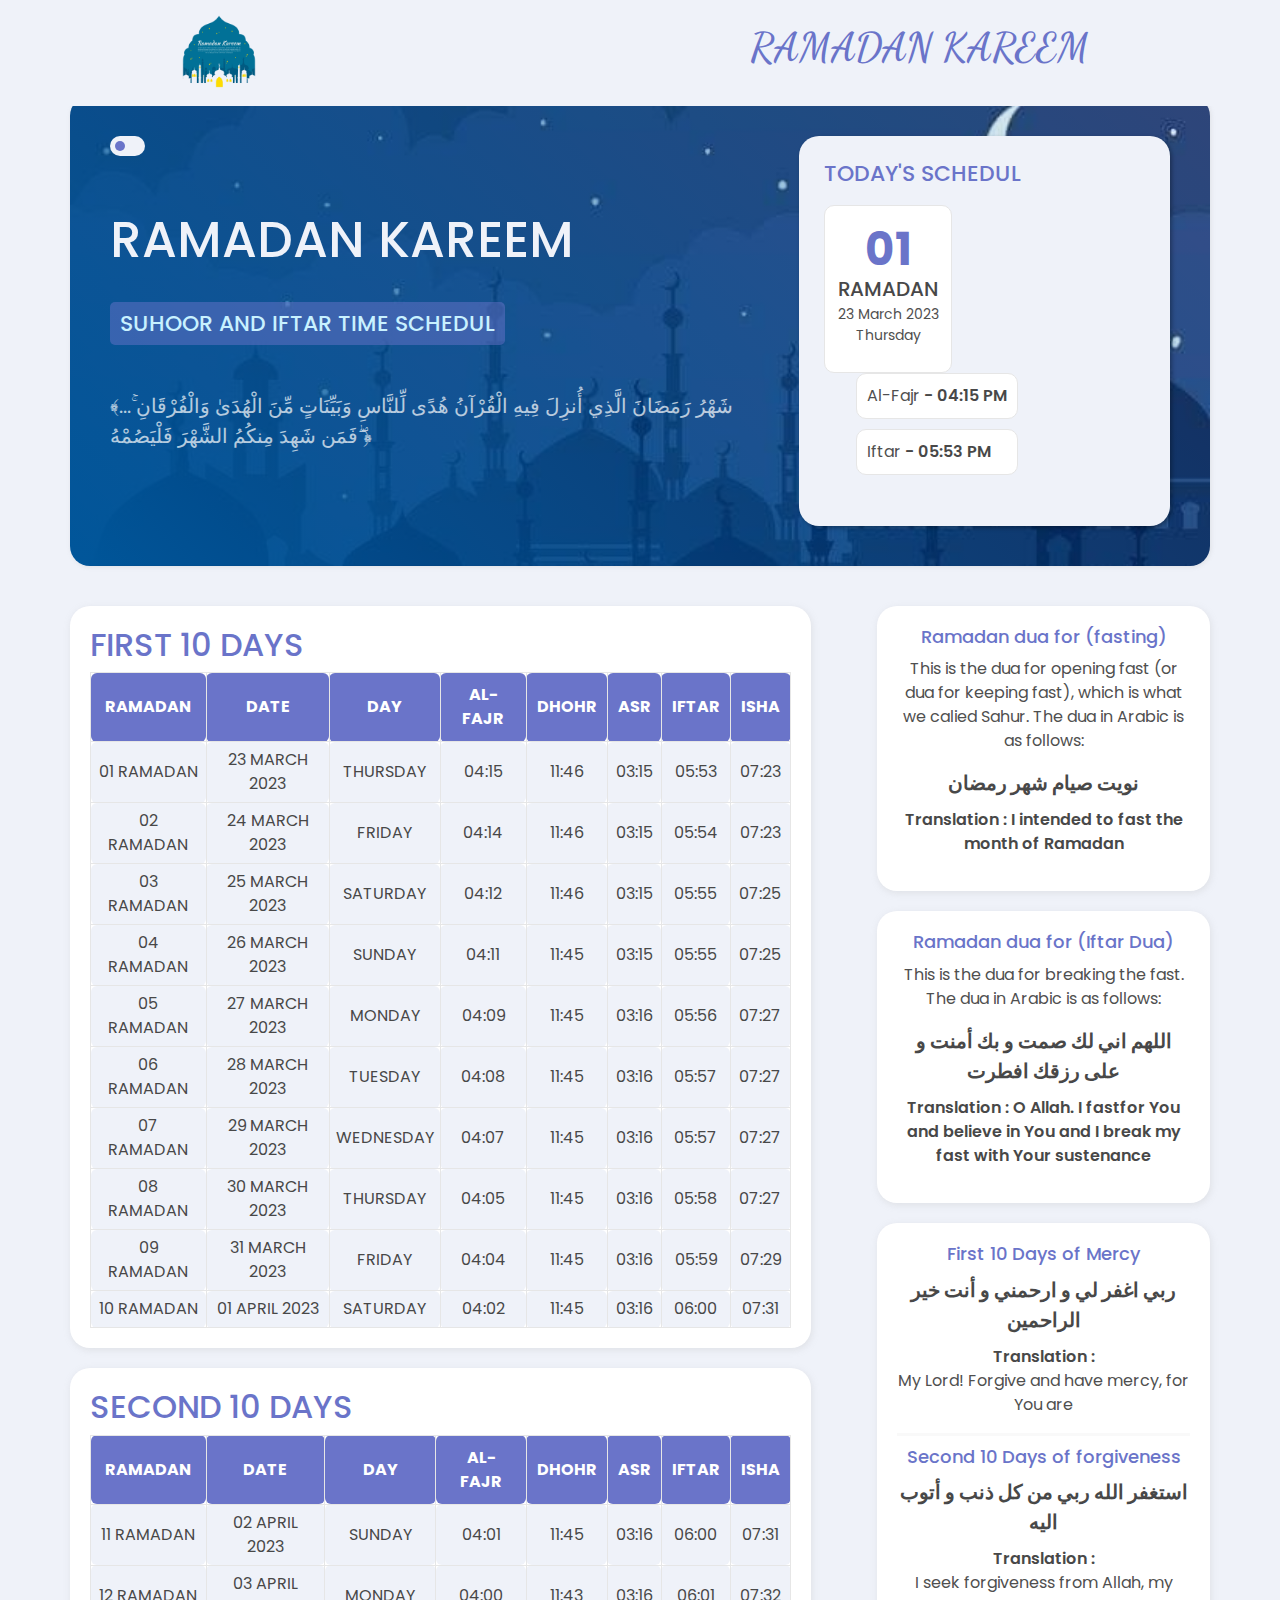
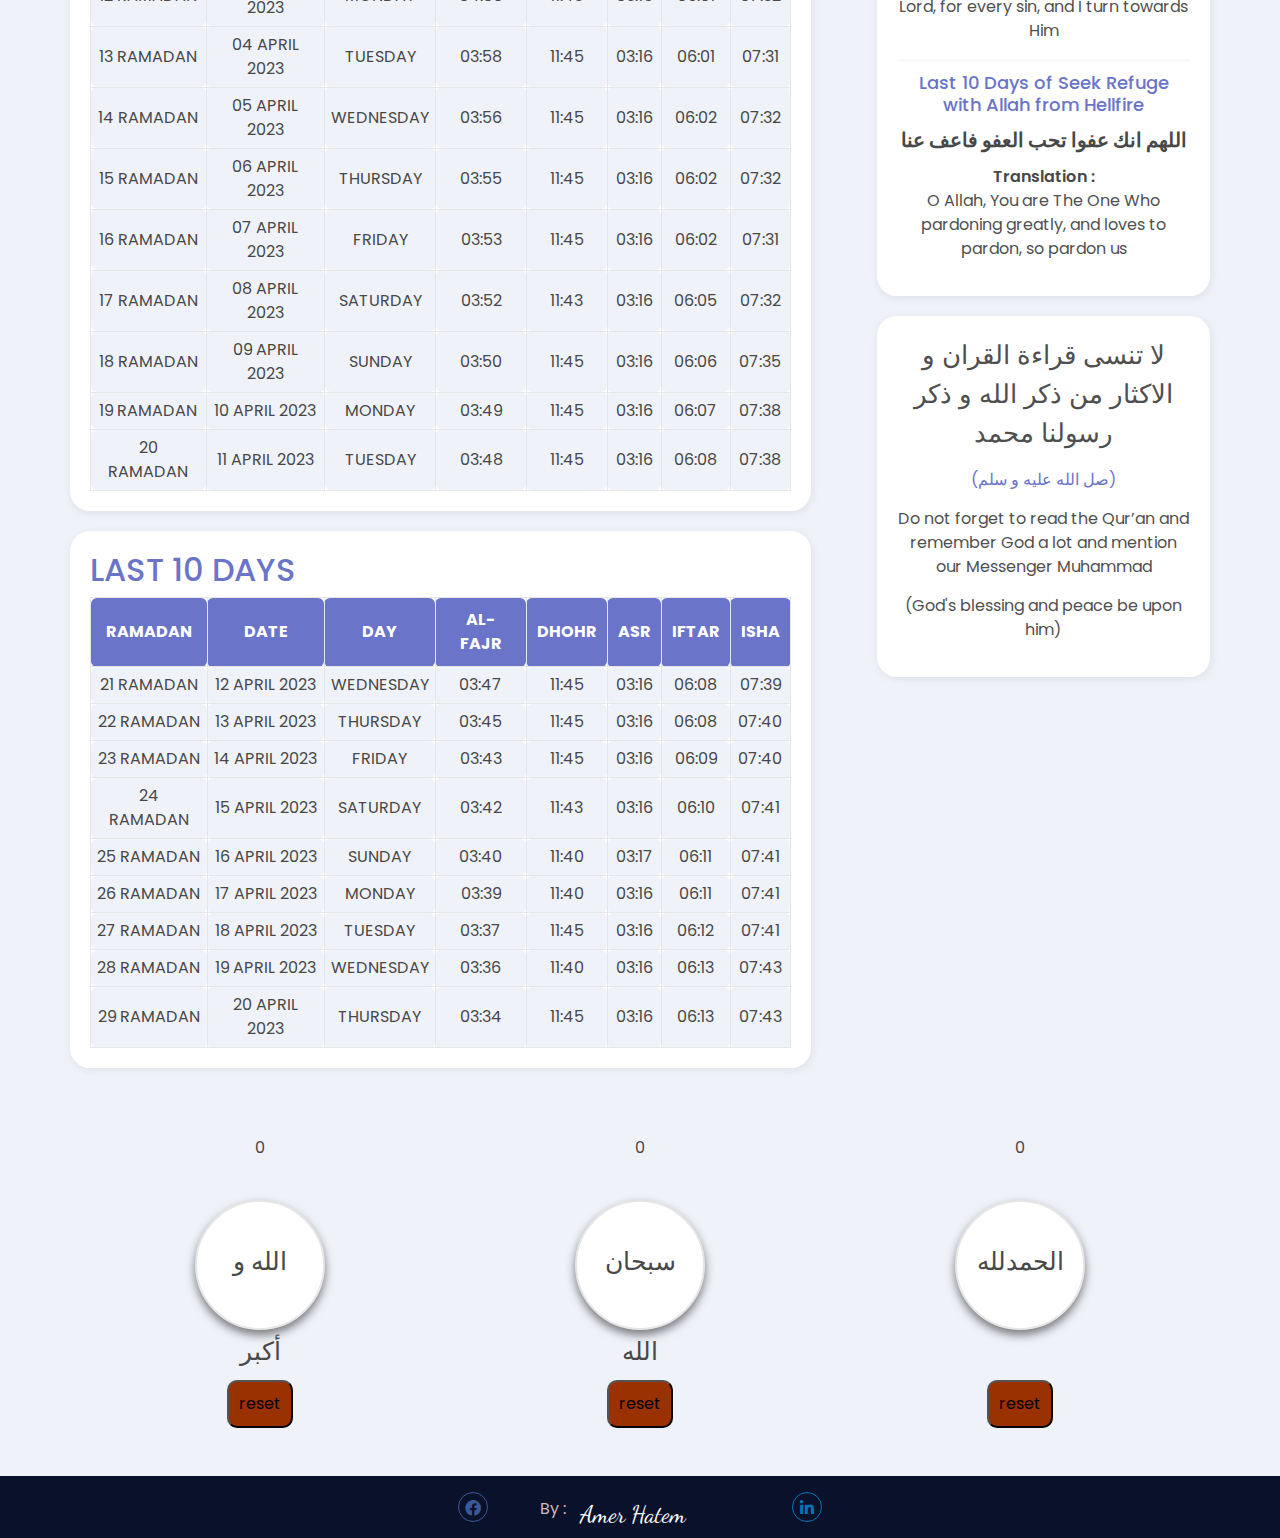
<file: index.html>
<!DOCTYPE html>
<html lang="en">
    <head>
        <meta charset="UTF-8">
        <meta http-equiv="X-UA-Compatible" content="IE=edge">
        <meta name="viewport" content="width=device-width, initial-scale=1.0">
        <title>Document</title>
        <link rel="stylesheet" href="all.min.css">
        <link rel="stylesheet" href="https://cdnjs.cloudflare.com/ajax/libs/font-awesome/4.7.0/css/font-awesome.min.css">
        <link href="bootstrap.min.css" rel="stylesheet">

        <link rel="stylesheet" href="style.css">
    </head>
    <body>
        <nav class="navbar navbar-expand-lg fixed-top ">
            <div class="container">
                <div class="row">
                    <div class="col-lg-6 im ">
                        <img src="a.png" alt=""></div>
                    <div class="col-lg-6 ra">
                        <h4> Ramadan Kareem</h4></div>


                </div>
            </div>
        </nav>

        <div class="hero-box mt-5 pt-5">
            <div class="container">
                <div class="row">
                    <div class="col-md-6">
                        <div class="darktheme">
                        </div>
                    </div>

                    <div class="hero-wrapper">
                        <div class="ramadan-text">
                            <h1 class="pt-3">Ramadan Kareem</h1>
                            <span class="mt-4">Suhoor and Iftar time schedul</span>
                            <p class="ppp pt-3">﴾...شَهْرُ رَمَضَانَ الَّذِي
                                أُنزِلَ فِيهِ الْقُرْآنُ هُدًى لِّلنَّاسِ
                                وَبَيِّنَاتٍ مِّنَ الْهُدَىٰ وَالْفُرْقَانِ ۚ
                                فَمَن شَهِدَ مِنكُمُ الشَّهْرَ فَلْيَصُمْهُ ۖ﴿
                            </p>
                        </div>
                        <div class="ramadan-time">
                            <h4>Today's schedul</h4>
                            <div class="ra-ti">
                                <span><b>01</b>Ramadan</span>
                                <p>23 March 2023 Thursday</p>
                            </div>
                            <ul>
                                <li class="l">Al-fajr <b>- 04:15 PM</b></li>

                                <li class="ll">Iftar <b>- 05:53 PM</b></li>
                            </ul></div>
                    </div></div>
            </div>
        </div>
        <div class="ramadan-date mb-5">
            <div class="container">
                <div class="date-wrapper">

                    <div class="date-table">
                        <h2>First 10 Days</h2>
                        <table>
                            <tr>
                                <th>Ramadan</th>
                                <th>Date</th>
                                <th>Day</th>
                                <th>Al-fajr</th>
                                <th>Dhohr </th>
                                <th>Asr </th>
                                <th>Iftar </th>
                                <th>Isha </th>
                            </tr>
                            <tr>
                                <td>01 Ramadan</td>
                                <td>23 March 2023</td>
                                <td>Thursday</td>
                                <td>04:15</td>
                                <td>11:46</td>
                                <td>03:15</td>
                                <td>05:53</td>
                                <td>07:23</td>
                            </tr>
                            <tr>
                                <td>02 Ramadan</td>
                                <td>24 March 2023</td>
                                <td>Friday</td>
                                <td>04:14</td>
                                <td>11:46</td>
                                <td>03:15</td>
                                <td>05:54</td>
                                <td>07:23</td>
                            </tr>
                            <tr>
                                <td>03 Ramadan</td>
                                <td>25 March 2023</td>
                                <td>Saturday</td>
                                <td>04:12</td>
                                <td>11:46</td>
                                <td>03:15</td>
                                <td>05:55</td>
                                <td>07:25</td>
                            </tr>
                            <tr>
                                <td>04 Ramadan</td>
                                <td>26 March 2023</td>
                                <td>Sunday</td>
                                <td>04:11</td>
                                <td>11:45</td>
                                <td>03:15</td>
                                <td>05:55</td>
                                <td>07:25</td>
                            </tr>

                            <tr>
                                <td>05 Ramadan</td>
                                <td>27 March 2023</td>
                                <td>Monday</td>
                                <td>04:09</td>
                                <td>11:45</td>
                                <td>03:16</td>
                                <td>05:56</td>
                                <td>07:27</td>
                            </tr>
                            <tr>
                                <td>06 Ramadan</td>
                                <td>28 March 2023</td>
                                <td>Tuesday</td>
                                <td>04:08</td>
                                <td>11:45</td>
                                <td>03:16</td>
                                <td>05:57</td>
                                <td>07:27</td>
                            </tr>
                            <tr>
                                <td>07 Ramadan</td>
                                <td>29 March 2023</td>
                                <td>Wednesday</td>
                                <td>04:07</td>
                                <td>11:45</td>
                                <td>03:16</td>
                                <td>05:57</td>
                                <td>07:27</td>
                            </tr>
                            <tr>
                                <td>08 Ramadan</td>
                                <td>30 March 2023</td>
                                <td>Thursday</td>
                                <td>04:05</td>
                                <td>11:45</td>
                                <td>03:16</td>
                                <td>05:58</td>
                                <td>07:27</td>
                            </tr>
                            <tr>
                                <td>09 Ramadan</td>
                                <td>31 March 2023</td>
                                <td>Friday</td>
                                <td>04:04</td>
                                <td>11:45</td>
                                <td>03:16</td>
                                <td>05:59</td>
                                <td>07:29</td>
                            </tr>
                            <tr>
                                <td>10 Ramadan</td>
                                <td>01 April 2023</td>
                                <td>Saturday</td>
                                <td>04:02</td>
                                <td>11:45</td>
                                <td>03:16</td>
                                <td>06:00</td>
                                <td>07:31</td>
                            </tr>
                        </table>
                    </div>
                    <div class="date-table">
                        <h2>Second 10 Days</h2>
                        <table>
                            <tr>
                                <th>Ramadan</th>
                                <th>Date</th>
                                <th>Day</th>
                                <th>Al-fajr</th>
                                <th>Dhohr </th>
                                <th>Asr </th>
                                <th>Iftar </th>
                                <th>Isha </th>
                            </tr>
                            <tr>
                                <td>11 Ramadan</td>
                                <td>02 April 2023</td>
                                <td>Sunday</td>
                                <td>04:01</td>
                                <td>11:45</td>
                                <td>03:16</td>
                                <td>06:00</td>
                                <td>07:31</td>
                            </tr>
                            <tr>
                                <td>12 Ramadan</td>
                                <td>03 April 2023</td>
                                <td>Monday</td>
                                <td>04:00</td>
                                <td>11:43</td>
                                <td>03:16</td>
                                <td>06:01</td>
                                <td>07:32</td>
                            </tr>
                            <tr>
                                <td>13 Ramadan</td>
                                <td>04 April 2023</td>
                                <td>Tuesday</td>
                                <td>03:58</td>
                                <td>11:45</td>
                                <td>03:16</td>
                                <td>06:01</td>
                                <td>07:31</td>
                            </tr>
                            <tr>
                                <td>14 Ramadan</td>
                                <td>05 April 2023</td>
                                <td>Wednesday</td>
                                <td>03:56</td>
                                <td>11:45</td>
                                <td>03:16</td>
                                <td>06:02</td>
                                <td>07:32</td>
                            </tr>
                            <tr>
                                <td>15 Ramadan</td>
                                <td>06 April 2023</td>
                                <td>Thursday</td>
                                <td>03:55</td>
                                <td>11:45</td>
                                <td>03:16</td>
                                <td>06:02</td>
                                <td>07:32</td>
                            </tr>
                            <tr>
                                <td>16 Ramadan</td>
                                <td>07 April 2023</td>
                                <td>Friday</td>
                                <td>03:53</td>
                                <td>11:45</td>
                                <td>03:16</td>
                                <td>06:02</td>
                                <td>07:31</td>
                            </tr>
                            <tr>
                                <td>17 Ramadan</td>
                                <td>08 April 2023</td>
                                <td>Saturday</td>
                                <td>03:52</td>
                                <td>11:43</td>
                                <td>03:16</td>
                                <td>06:05</td>
                                <td>07:32</td>
                            </tr>
                            <tr>
                                <td>18 Ramadan</td>
                                <td>09 April 2023</td>
                                <td>Sunday</td>
                                <td>03:50</td>
                                <td>11:45</td>
                                <td>03:16</td>
                                <td>06:06</td>
                                <td>07:35</td>
                            </tr>
                            <tr>
                                <td>19 Ramadan</td>
                                <td>10 April 2023</td>
                                <td>Monday</td>
                                <td>03:49</td>
                                <td>11:45</td>
                                <td>03:16</td>
                                <td>06:07</td>
                                <td>07:38</td>
                            </tr>
                            <tr>
                                <td>20 Ramadan</td>
                                <td>11 April 2023</td>
                                <td>Tuesday</td>
                                <td>03:48</td>
                                <td>11:45</td>
                                <td>03:16</td>
                                <td>06:08</td>
                                <td>07:38</td>
                            </tr>
                        </table>
                    </div>
                    <div class="date-table">
                        <h2>Last 10 Days</h2>
                        <table>
                            <tr>
                                <th>Ramadan</th>
                                <th>Date</th>
                                <th>Day</th>
                                <th>Al-fajr</th>
                                <th>Dhohr </th>
                                <th>Asr </th>
                                <th>Iftar </th>
                                <th>Isha </th>
                            </tr>
                            <tr>
                                <td>21 Ramadan</td>
                                <td>12 April 2023</td>
                                <td>Wednesday</td>
                                <td>03:47</td>
                                <td>11:45</td>
                                <td>03:16</td>
                                <td>06:08</td>
                                <td>07:39</td>
                            </tr>
                            <tr>
                                <td>22 Ramadan</td>
                                <td>13 April 2023</td>
                                <td>Thursday</td>
                                <td>03:45</td>
                                <td>11:45</td>
                                <td>03:16</td>
                                <td>06:08</td>
                                <td>07:40</td>
                            </tr>
                            <tr>
                                <td>23 Ramadan</td>
                                <td>14 April 2023</td>
                                <td>Friday</td>
                                <td>03:43</td>
                                <td>11:45</td>
                                <td>03:16</td>
                                <td>06:09</td>
                                <td>07:40</td>
                            </tr>
                            <tr>
                                <td>24 Ramadan</td>
                                <td>15 April 2023</td>
                                <td>Saturday</td>
                                <td>03:42</td>
                                <td>11:43</td>
                                <td>03:16</td>
                                <td>06:10</td>
                                <td>07:41</td>
                            </tr>
                            <tr>
                                <td>25 Ramadan</td>
                                <td>16 April 2023</td>
                                <td>Sunday</td>
                                <td>03:40</td>
                                <td>11:40</td>
                                <td>03:17</td>
                                <td>06:11</td>
                                <td>07:41</td>
                            </tr>
                            <tr>
                                <td>26 Ramadan</td>
                                <td>17 April 2023</td>
                                <td>Monday</td>
                                <td>03:39</td>
                                <td>11:40</td>
                                <td>03:16</td>
                                <td>06:11</td>
                                <td>07:41</td>
                            </tr>
                            <tr>
                                <td>27 Ramadan</td>
                                <td>18 April 2023</td>
                                <td>Tuesday</td>
                                <td>03:37</td>
                                <td>11:45</td>
                                <td>03:16</td>
                                <td>06:12</td>
                                <td>07:41</td>
                            </tr>
                            <tr>
                                <td>28 Ramadan</td>
                                <td>19 April 2023</td>
                                <td>Wednesday</td>
                                <td>03:36</td>
                                <td>11:40</td>
                                <td>03:16</td>
                                <td>06:13</td>
                                <td>07:43</td>
                            </tr>
                            <tr>
                                <td>29 Ramadan</td>
                                <td>20 April 2023</td>
                                <td>Thursday</td>
                                <td>03:34</td>
                                <td>11:45</td>
                                <td>03:16</td>
                                <td>06:13</td>
                                <td>07:43</td>
                            </tr>

                        </table>
                    </div>
                </div>
                <div class="ramadan-dua">
                    <ul>
                        <li>
                            <h4>Ramadan dua for (fasting)</h4>
                            <p>This is the dua for opening fast (or dua for
                                keeping fast), which is what we calied Sahur.
                                The dua in Arabic is as follows: </p>
                            <b> نويت صيام شهر رمضان</b>
                            <p> <b>Translation : I intended to fast the month of
                                    Ramadan</b> </p>
                        </li>
                        <li>
                            <h4>Ramadan dua for (Iftar Dua)</h4>
                            <p>This is the dua for breaking the fast. The dua in
                                Arabic is as follows:</p>
                            <b> اللهم اني لك صمت و بك أمنت و على رزقك افطرت</b>
                            <p> <b>Translation : O Allah. I fastfor You and
                                    believe in You and I break my fast with Your
                                    sustenance </b> </p>
                        </li>
                        <li>
                            <h4>First 10 Days of Mercy</h4>
                            <b>ربي اغفر لي و ارحمني و أنت خير الراحمين </b>
                            <p><b>Translation :</b> My Lord! Forgive and have
                                mercy, for You are</p>
                            <hr>
                            <h4>Second 10 Days of forgiveness</h4>
                            <b>استغفر الله ربي من كل ذنب و أتوب اليه</b>
                            <p><b>Translation :</b>I seek forgiveness from
                                Allah, my Lord, for every sin, and I turn
                                towards Him </p>
                            <hr>
                            <h4>Last 10 Days of Seek Refuge with Allah from
                                Hellfire</h4>
                            <b>اللهم انك عفوا تحب العفو فاعف عنا</b>
                            <p><b>Translation :</b>O Allah, You are The One Who
                                pardoning greatly, and loves to pardon, so
                                pardon us</p>

                        </li>
                        <li>
                            <p class="f">لا تنسى قراءة القران و الاكثار من ذكر الله و ذكر
                                رسولنا محمد </p>
                            <p class="ff">(صل الله عليه و سلم)</p>
                            <p>Do not forget to read the Qur’an and remember God
                                a lot and mention our Messenger Muhammad</p>
                            <p>(God's
                                blessing and peace be upon him)</p>
                        </li>
                    </ul>
                </div>
            </div>
        </div>

<div class="ts">
  <div class="container">
    <div class="row">
        <div class="col-md-4 ">
            <div class="div_score" id="counter">0</div>
           
            <div class="dd"  onclick="increment()">
            <p class="ak ">الله و أكبر</p>
           </div>
            <button class="re" id="re1" onclick="reset()">reset</button>
        </div>
        <div class="col-md-4">
            <div class="div_score" id="counter2">0</div>
            <div class="qq" onclick="increment2()">
            <p class="ak ">سبحان الله</p>
           </div>
            <button class="re" id="re2" onclick="reset2()">reset</button>
       
        </div>
        <div class="col-md-4">
            <div class="div_score" id="counter3">0</div>
            <div class="qq" onclick="increment3()">
            <p class="ak ">الحمدلله</p>
          </div>
            <button class="re" id="re3" onclick="reset3()">reset</button>
       
        </div>
    </div>
  </div>
</div>

   



        <div class="end mt-5">
            <div class="container">
                <div class="row py-3">
                    <div class="col-md-12 cc">
                        <div class="social ">
                            <a class="facebook me-5" href="#">
                                <i class="fa-brands fa-facebook"></i></a>

                       
                       <b>By : <b></b><p> Amer Hatem</p></b>
                     
                            <a class="linkedin ms-5" href="#"><i class="fab
                                fa-linkedin-in"></i></a>
                       </div>
                    </div>
                    <div class="col-md-4">
                         </div>
                </div></div>
        </div>
        <script>
            var button = document.querySelector(".darktheme");
            button.onclick = function(){
                document.querySelector(".darktheme").classList.toggle("active");
                document.body.classList.toggle("dark-theme-color");
            }
        </script>
        <script src="main.js"></script>
    </body>
</html>
</file>
<file: style.css>
/* font-family: 'Poppins', sans-serif; */
@import url('https://fonts.googleapis.com/css2?family=Poppins:ital,wght@0,100;0,200;0,300;0,400;0,500;0,600;0,700;0,900;1,100;1,400;1,500;1,600;1,700;1,900&display=swap');
@import url('https://fonts.googleapis.com/css2?family=Alegreya+Sans&family=Dancing+Script:wght@500;600;700&family=Explora&family=Raleway:wght@100;200;300;700&display=swap');
* {
    margin: 0;
    padding: 0;
    box-sizing: border-box;
    list-style: none;
    text-decoration: none;
    font-family: 'Poppins', sans-serif;
}

:root {
    --background: #eff2f9;
    --foreground: #fff;
    --primary: #6a74c9;
    --text-black: #484848;
    --text-gray: #4f4f4f;
    --border: #e6e6e6;
    --shadow: #b1b1b140;
}


.dark-theme-color {
    --background: #0a112b;
    --foreground: #161f3e;
    --primary: #6a74c9;
    --text-black: #d0d0d0;
    --text-gray: #d0d0d0;
    --border: #2e4080;
    --shadow: #00000029;
}
.ramadan-date .date-table table th:hover{
    background: rgb(62, 68, 115);
}
.ramadan-date .date-table table td:hover{
    background: #c4cbde;
}
.ra-ti:hover span ,.ra-ti:hover p {
    color:#fff;
    
    }
    .ramadan-time .ra-ti:hover  {
        background:#161f3e;;
        
        }
        .ramadan-time ul  .l:hover ,     .ramadan-time ul  .l:hover b  {
            background:#161f3e;;
            color: #fff;
            }
            .ramadan-time ul .ll:hover ,.ramadan-time ul .ll:hover b  {
                background:#161f3e;;
                color: #fff;
                }
                .hero-wrapper .ramadan-text .ppp{
                    font-size: 20px;
                    margin-top: 20px;
                    color: #fff;
                }

.navbar{
    background: var(--background);
text-align: center;

    
}
.navbar img{
    display:block;
    width: 90px;


margin-left: 80px;
   
  
}
.container {
    width: 95%;
    margin: auto;

}
.navbar .row {
    margin: auto;
    width: 100%;
  
   
}
.navbar .row h4{
 margin-top: 15px;
 color: var(--primary);
 font-size: 40px;
 font-weight: 600;
 text-transform: uppercase;
 font-family: 'Dancing Script', cursive;
}

body {
    background: var(--background);
}

.hero-box {
    margin-top: 50px;
   margin-top: 100px;
}
.hero-box  .container {
    padding: 40px;
    background: linear-gradient(45deg, #00569a, transparent), url(ram.jpg);
    background-position: center;
    background-repeat: no-repeat;
    background-size: cover;
    border-radius: 20px;
    box-shadow: 1px 1px 4px var(--shadow);
    position: relative;
}

.hero-wrapper {
    display: flex;
    justify-content: space-between;
    align-items: center;
}

.hero-wrapper .ramadan-text {
    width: 60%;

}

.hero-wrapper .ramadan-text h1 {
    color: #eff2f9;
    text-transform: uppercase;
    font-size: 50px;

}

.hero-wrapper .ramadan-text span {
    color: #c8f1ff;
    font-size: 22px;
    text-transform: uppercase;
    font-weight: 500;
    margin-bottom: 10px;
    background: #6a74c97d;
    padding: 5px 10px;
    border-radius: 5px;
    display: inline-block;
}

.hero-wrapper .ramadan-text p {
    color: #e4f7ff;
    font-size: 14px;
    opacity: 0.7;

}

.ramadan-time {
    background: var(--background);
    width: 35%;
    padding: 25px;
    border-radius: 20px;
    box-shadow: 2px 2px 4px #00000052;
    display: flex;
    flex-wrap: wrap;
}

.ramadan-time h4 {
    color: var(--primary);
    font-size: 22px;
    text-transform: uppercase;
    margin-bottom: 18px;
    width: 100%;
}

.ramadan-time>div {
    width: 40%;
    padding: 10px;
    background: var(--foreground);
    border-radius: 10px;
    margin-right: 5%;
    border: 1px solid var(--border);
}

.ramadan-time>div span {
    color: var(--text-black);
    display: block;
    text-align: center;
    font-size: 20px;
    text-transform: uppercase;
    font-weight: 500;
}

.ramadan-time>div span b {
    color: var(--primary);
    display: block;

    font-size: 45px;
    margin-bottom: -10px;

}

.ramadan-time>div p {
    color: var(--text-gray);
    text-align: center;
    text-transform: capitalize;

    font-size: 14px;


}

.ramadan-time ul li {
    background: var(--foreground);
    padding: 10px;
    margin-bottom: 10px;
    border-radius: 10px;
    border: 1px solid var(--border);
    color: var(--text-gray);
    text-transform: capitalize;
}

.ramadan-time ul li b {
    color: var(--text-black);
    font-weight: 600;
}

/* endddddddd */
.ramadan-date .container {
    background: none;
    margin-top: 40px;
    padding: 0;
    box-shadow: none;
    display: flex;
    justify-content: space-between;

}

.date-wrapper {
    display: flex;
    flex-direction: column;
    width: 65%;
    margin-right: 3%;
}

.date-wrapper .date-table {
    background: var(--foreground);
    margin-bottom: 20px;
    padding: 20px;
    border-radius: 20px;
    box-shadow: 1px 2px 7px var(--shadow);
}

.date-wrapper .date-table h2 {
    color: var(--primary);
    text-transform: uppercase;
    margin-bottom: 8px;
}

.date-wrapper .date-table table {

    width: 100%;
    text-align: center;

}

.date-wrapper .date-table table tr th {
    background: var(--primary);
    padding: 10px;
    border-radius: 6px;
    text-transform: uppercase;
    border: 1px solid var(--border);
    color: #fff;
    margin-bottom: 10px;
    

}

.date-wrapper .date-table table tr td {
    background: var(--background);
    padding: 6px;
    border-radius: 6px;
    text-transform: uppercase;
    border: 1px solid var(--border);
    color: var(--text-black);
  
}

.ramadan-dua {
    width: 32%;
}

.ramadan-dua ul {
    display: flex;
    flex-direction: column;
}

.ramadan-dua ul li {
    background: var(--foreground);
    padding: 20px;
    border-radius: 20px;
    box-shadow: 1px 2px 7px var(--shadow);
    margin-bottom: 20px;
}

.ramadan-dua ul li h4 {
    color: var(--primary);
    margin-bottom: 10px;
    font-size: 18px;
    text-align: center;
}

.ramadan-dua ul li p {
    color: var(--text-gray);
    text-align: center;
    margin-bottom: 15px;
}

.ramadan-dua ul li b {
    text-align: center;
    display: block;
    margin-bottom: 10px;
    font-size: 20px;
    color: var(--text-black);

}
.ramadan-dua ul li p b {
font-size: 16px;
font-weight: 600;
color: var(--text-black);
margin-bottom: 0;

}
.ramadan-dua ul li hr{

border: none;
border-bottom: 3px solid var(--border);
margin-bottom: 10px;
}
.darktheme{
    position: absolute;
     width: 35px;
     height: 20px;
     background: #eff2f9;
     border-radius: 50px;
     display: flex;
     padding: 5px;
     cursor: pointer;
     justify-content: flex-start;
}
.darktheme::before{
content: '';
position: absolute;
background: #6a74c9;
width: 10px;
height: 10px;
border-radius: 50px;

}
.darktheme.active{
   justify-content: flex-end; 
}
.social i {


    width: 30px;
    height: 30px;
    border-radius: 50%;
    text-align: center;
    line-height: 30px;
    transition: .7s;

}

.social i:hover {
    transform: rotate(360deg);
}


.facebook i {
    color: #3b5999;
    border: 1px solid #3b5999;
}
.facebook i:hover {
    color: white;
    background-color: #3b5999;
}
.linkedin i {

    color: #0077b5;
    border: 1px solid #0077b5;
    margin-left: 150px;
}

.linkedin i:hover {
    color: white;
    background-color: #0077b5;
}
.end {
    background: #0a112b;
    position: relative;
}
.end p {
    color: #fff;
    font-family: 'Dancing Script', cursive;
    font-size: 24px;
    display: inline-block;
    position: absolute;
    animation: an 2s infinite  alternate linear;

}
.end b{
    color: #cfb8b8;
    font-size: 16px;
    font-weight: 400;
    display: inline-block;
  margin-right: 10px;
    
}
.end .cc {
    text-align: center;
}
@keyframes an{
    0%{
        top: -5px ;
    }
   
    100%{
        top: 32px;
    }
}
.ramadan-dua .f{
    font-size: 26px;
    
}
.ramadan-dua .ff{
    color: var(--primary); 
    
}
.ramadan-dua ul li:hover{
    transform: scale(1.09);
    transition-delay: .3s;
}
.ramadan-date .date-table h2:hover{
    margin-left: 150px;
    transition-delay: .3s;
    
}
@import url('https://fonts.googleapis.com/css2?family=Alegreya+Sans&family=Dancing+Script:wght@500;600;700&family=Explora&family=Gulzar&family=Raleway:wght@100;200;300;700&display=swap');
.ts .ak{
    padding: 15px 15px;
    width: 130px;
    height: 130px;
    line-height: 90px;
    color: var(--text-black);
    font-family: 'Gulzar', serif;
    font-size: 25px;
    font-weight: 400;
    border: 2px solid var(--border);
    border-radius: 100%;
    box-shadow: 0px 5px 10px 0px rgba(0, 0, 0, 0.5); 
  background: var(--foreground);
  text-align: center;
  margin: auto;
  margin-top: 40px;
  margin-bottom: 50px;
}


.ts .row{
    text-align: center;
}
.ts .div_score{
    color: var(--text-black);
}
.ak:hover ,.st:hover ,.re:hover {
    transform: translateY(5px);
    box-shadow: inset 0px 10px 20px 2px rgba(0, 0, 0, 0.25);
  }

  .ts .st{
    padding: 10px;
    margin-right: 20px;
    border-radius: 10px;
    background-color:#009a36 ;
  }.ts .re{
    padding: 10px;
    
    border-radius: 10px;
    background-color:#9a3100 ;
  }
</file>
